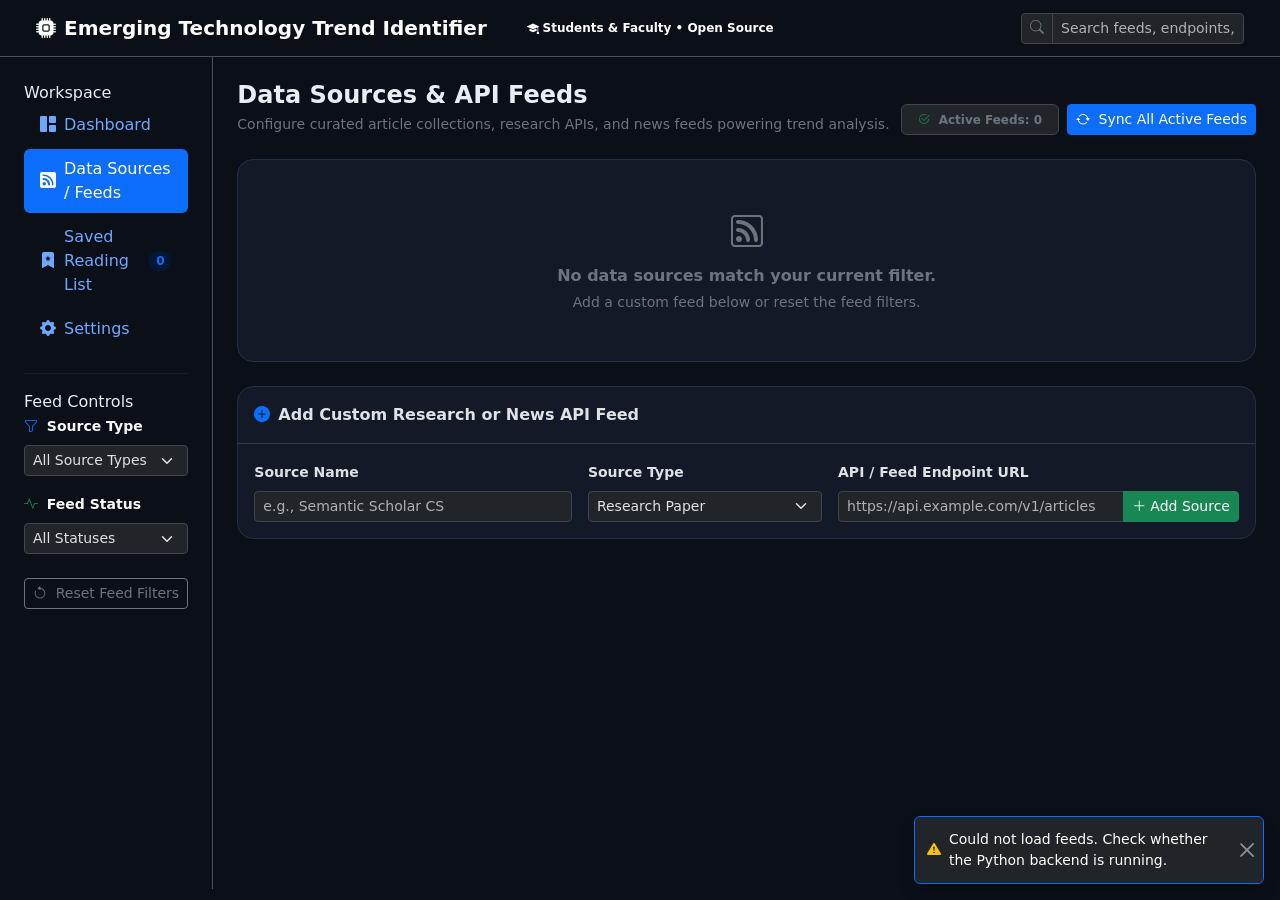
<file: Frontend/feed.html>
<!DOCTYPE html>
<html lang="en" data-bs-theme="dark">
<head>
    <meta charset="UTF-8">
    <meta name="viewport" content="width=device-width, initial-scale=1.0">
    <title>Data Sources &amp; API Feeds | Emerging Technology Trend Identifier</title>
    <!-- Bootstrap 5 CSS -->
    <link href="https://cdn.jsdelivr.net/npm/bootstrap@5.3.3/dist/css/bootstrap.min.css" rel="stylesheet">
    <!-- Bootstrap Icons -->
    <link rel="stylesheet" href="https://cdn.jsdelivr.net/npm/bootstrap-icons@1.11.3/font/bootstrap-icons.min.css">
    <!-- Custom Styles -->
    <link rel="stylesheet" href="style.css">
</head>
<body>

    <!-- TOP NAVIGATION BAR -->
    <nav class="navbar navbar-expand-lg border-bottom sticky-top top-navbar px-3 px-lg-4">
        <div class="container-fluid d-flex flex-wrap align-items-center justify-content-between gap-2">
            <!-- Brand & Academic Badge -->
            <div class="d-flex align-items-center gap-3">
                <a class="navbar-brand fw-bold d-flex align-items-center gap-2 mb-0" href="index.html">
                    <span class="brand-icon"><i class="bi bi-cpu-fill"></i></span>
                    <span>Emerging Technology Trend Identifier</span>
                </a>
                <span class="badge academic-badge d-none d-md-inline-flex align-items-center gap-1">
                    <i class="bi bi-mortarboard-fill"></i> Students &amp; Faculty • Open Source
                </span>
            </div>

            <!-- Feed Search Input -->
            <div class="search-wrapper flex-grow-1 flex-md-grow-0">
                <div class="input-group input-group-sm">
                    <span class="input-group-text bg-dark border-secondary-subtle text-secondary">
                        <i class="bi bi-search"></i>
                    </span>
                    <input
                        type="text"
                        id="feedSearchInput"
                        class="form-control bg-dark border-secondary-subtle"
                        placeholder="Search feeds, endpoints, or source types..."
                        aria-label="Search data sources and feeds"
                    >
                </div>
            </div>
        </div>
    </nav>

    <!-- MAIN SHELL -->
    <div class="container-fluid">
        <div class="row">

            <!-- LEFT SIDEBAR -->
            <aside class="col-lg-3 col-xl-2 border-end p-3 p-lg-4 sidebar-panel">
                <div class="mb-4">
                    <div class="sidebar-section-title">Workspace</div>
                    <ul class="nav nav-pills flex-column gap-1" id="sidebarNav">
                        <li class="nav-item">
                            <a class="nav-link d-flex align-items-center gap-2" href="index.html">
                                <i class="bi bi-grid-1x2-fill"></i> Dashboard
                            </a>
                        </li>
                        <li class="nav-item">
                            <a class="nav-link active d-flex align-items-center gap-2" href="feeds.html">
                                <i class="bi bi-rss-fill"></i> Data Sources / Feeds
                            </a>
                        </li>
                        <li class="nav-item">
                            <a class="nav-link d-flex align-items-center justify-content-between" href="saved.html">
                                <span class="d-flex align-items-center gap-2">
                                    <i class="bi bi-bookmark-star-fill"></i> Saved Reading List
                                </span>
                                <span class="badge rounded-pill bg-primary-subtle text-primary" id="navSavedBadge">0</span>
                            </a>
                        </li>
                        <li class="nav-item">
                            <a class="nav-link d-flex align-items-center gap-2" href="settings.html">
                                <i class="bi bi-gear-fill"></i> Settings
                            </a>
                        </li>
                    </ul>
                </div>

                <hr class="border-secondary-subtle">

                <!-- Feed Filters -->
                <div class="sidebar-section-title">Feed Controls</div>

                <div class="mb-3">
                    <label for="feedTypeFilter" class="form-label small fw-semibold text-light-emphasis">
                        <i class="bi bi-funnel me-1 text-primary"></i> Source Type
                    </label>
                    <select id="feedTypeFilter" class="form-select form-select-sm bg-dark border-secondary-subtle">
                        <option value="All">All Source Types</option>
                        <option value="Research Paper">Research Papers</option>
                        <option value="Tech News">Tech News</option>
                    </select>
                </div>

                <div class="mb-4">
                    <label for="feedStatusFilter" class="form-label small fw-semibold text-light-emphasis">
                        <i class="bi bi-activity me-1 text-success"></i> Feed Status
                    </label>
                    <select id="feedStatusFilter" class="form-select form-select-sm bg-dark border-secondary-subtle">
                        <option value="All">All Statuses</option>
                        <option value="Active">Active Only</option>
                        <option value="Paused">Paused Only</option>
                    </select>
                </div>

                <button id="resetFeedsFilterBtn" class="btn btn-outline-secondary btn-sm w-100">
                    <i class="bi bi-arrow-counterclockwise me-1"></i> Reset Feed Filters
                </button>
            </aside>

            <!-- MAIN CONTENT -->
            <main class="col-lg-9 col-xl-10 p-3 p-lg-4">

                <!-- Page Header -->
                <div class="d-flex flex-wrap justify-content-between align-items-end mb-4 gap-2">
                    <div>
                        <h2 class="fw-bold mb-1 fs-4">Data Sources &amp; API Feeds</h2>
                        <p class="text-secondary small mb-0">
                            Configure curated article collections, research APIs, and news feeds powering trend analysis.
                        </p>
                    </div>
                    <div class="d-flex flex-wrap align-items-center gap-2">
                        <span class="badge bg-dark border border-secondary-subtle text-secondary py-2 px-3">
                            <i class="bi bi-check2-circle text-success me-1"></i> Active Feeds: <strong id="activeFeedsCount">0</strong>
                        </span>
                        <button id="syncAllBtn" class="btn btn-primary btn-sm">
                            <i class="bi bi-arrow-repeat me-1"></i> Sync All Active Feeds
                        </button>
                    </div>
                </div>

                <!-- Feed Cards Grid -->
                <div class="row g-3 mb-4" id="feedsGrid">
                    <!-- Rendered dynamically via js/feeds.js -->
                </div>

                <!-- Add Custom Feed / Curated Source Card -->
                <div class="card dashboard-card">
                    <div class="card-header bg-transparent d-flex align-items-center gap-2 py-3">
                        <i class="bi bi-plus-circle-fill text-primary"></i>
                        <span class="fw-semibold">Add Custom Research or News API Feed</span>
                    </div>
                    <div class="card-body">
                        <form id="addFeedForm" class="row g-3">
                            <div class="col-md-4">
                                <label for="feedName" class="form-label small fw-semibold">Source Name</label>
                                <input
                                    type="text"
                                    id="feedName"
                                    class="form-control form-control-sm bg-dark border-secondary-subtle"
                                    placeholder="e.g., Semantic Scholar CS"
                                    required
                                >
                            </div>
                            <div class="col-md-3">
                                <label for="feedType" class="form-label small fw-semibold">Source Type</label>
                                <select id="feedType" class="form-select form-select-sm bg-dark border-secondary-subtle">
                                    <option value="Research Paper">Research Paper</option>
                                    <option value="Tech News">Tech News</option>
                                </select>
                            </div>
                            <div class="col-md-5">
                                <label for="feedUrl" class="form-label small fw-semibold">API / Feed Endpoint URL</label>
                                <div class="input-group input-group-sm">
                                    <input
                                        type="url"
                                        id="feedUrl"
                                        class="form-control bg-dark border-secondary-subtle"
                                        placeholder="https://api.example.com/v1/articles"
                                        required
                                    >
                                    <button type="submit" class="btn btn-success">
                                        <i class="bi bi-plus-lg me-1"></i>Add Source
                                    </button>
                                </div>
                            </div>
                        </form>
                    </div>
                </div>

            </main>
        </div>
    </div>

    <!-- Toast Notification -->
    <div class="toast-container position-fixed bottom-0 end-0 p-3">
        <div id="actionToast" class="toast align-items-center text-bg-dark border-primary" role="alert" aria-live="assertive" aria-atomic="true">
            <div class="d-flex">
                <div class="toast-body d-flex align-items-center gap-2" id="toastMessage">
                    <i class="bi bi-check-circle-fill text-success"></i>
                    <span>Action completed.</span>
                </div>
                <button type="button" class="btn-close btn-close-white me-2 m-auto" data-bs-dismiss="toast" aria-label="Close"></button>
            </div>
        </div>
    </div>

    <!-- Bootstrap 5 JS Bundle -->
    <script src="https://cdn.jsdelivr.net/npm/bootstrap@5.3.3/dist/js/bootstrap.bundle.min.js"></script>
    <!-- Shared State & Feed Logic -->
    <script src="js/shared.js"></script>
    <script src="js/feeds.js"></script>
</body>
</html>
</file>
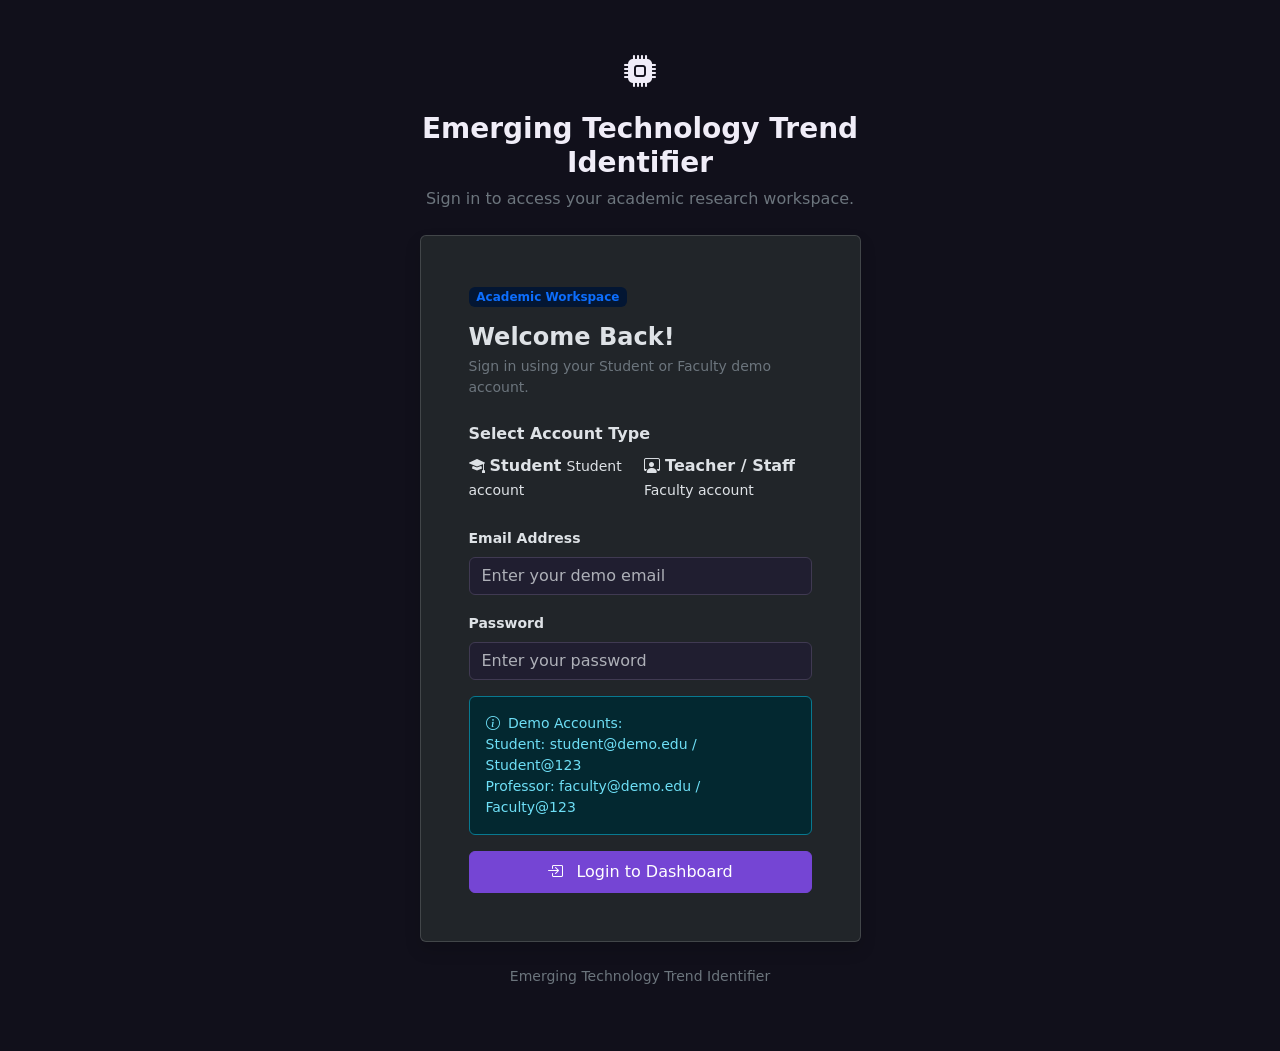
<file: Frontend/feeds.html>
<!DOCTYPE html>
<html lang="en" data-bs-theme="dark">
<head>
    <meta charset="UTF-8">
    <meta name="viewport" content="width=device-width, initial-scale=1.0">
    <title>Data Sources &amp; API Feeds | Emerging Technology Trend Identifier</title>
    <!-- Bootstrap 5 CSS -->
    <link href="https://cdn.jsdelivr.net/npm/bootstrap@5.3.3/dist/css/bootstrap.min.css" rel="stylesheet">
    <!-- Bootstrap Icons -->
    <link rel="stylesheet" href="https://cdn.jsdelivr.net/npm/bootstrap-icons@1.11.3/font/bootstrap-icons.min.css">
    <!-- Custom Styles -->
    <link rel="stylesheet" href="style.css">
    <link rel="stylesheet" href="dashboard-redesign.css">
    <script src="js/auth-guard.js"></script>
</head>
<body>

    <!-- TOP NAVIGATION BAR -->
    <nav class="navbar navbar-expand-lg border-bottom sticky-top top-navbar px-3 px-lg-4">
        <div class="container-fluid d-flex flex-wrap align-items-center justify-content-between gap-2">
            <!-- Brand & Academic Badge -->
            <div class="d-flex align-items-center gap-3">
                <a class="navbar-brand fw-bold d-flex align-items-center gap-2 mb-0" href="index.html">
                    <span class="brand-icon"><i class="bi bi-cpu-fill"></i></span>
                    <span>Emerging Technology Trend Identifier</span>
                </a>
                <span class="badge academic-badge d-none d-md-inline-flex align-items-center gap-1">
                    <i class="bi bi-mortarboard-fill"></i> Students &amp; Faculty • Open Source
                </span>
            </div>

            <!-- Feed Search Input -->
            <div class="search-wrapper flex-grow-1 flex-md-grow-0">
                <div class="input-group input-group-sm">
                    <span class="input-group-text bg-dark border-secondary-subtle text-secondary">
                        <i class="bi bi-search"></i>
                    </span>
                    <input
                        type="text"
                        id="feedSearchInput"
                        class="form-control bg-dark border-secondary-subtle"
                        placeholder="Search feeds, endpoints, or source types..."
                        aria-label="Search data sources and feeds"
                    >
                </div>
            </div>
        </div>
    </nav>

    <!-- MAIN SHELL -->
    <div class="container-fluid">
        <div class="row">

            <!-- LEFT SIDEBAR -->
            <aside class="col-lg-3 col-xl-2 border-end p-3 p-lg-4 sidebar-panel">
                <div class="mb-4">
                    <div class="sidebar-section-title">Workspace</div>
                    <ul class="nav nav-pills flex-column gap-1" id="sidebarNav">
                        <li class="nav-item">
                            <a class="nav-link d-flex align-items-center gap-2" href="index.html">
                                <i class="bi bi-grid-1x2-fill"></i> Dashboard
                            </a>
                        </li>
                        <li class="nav-item">
                            <a class="nav-link active d-flex align-items-center gap-2" href="feeds.html">
                                <i class="bi bi-rss-fill"></i> Data Sources / Feeds
                            </a>
                        </li>
                        <li class="nav-item">
                            <a class="nav-link d-flex align-items-center justify-content-between" href="saved.html">
                                <span class="d-flex align-items-center gap-2">
                                    <i class="bi bi-bookmark-star-fill"></i> Saved Reading List
                                </span>
                                <span class="badge rounded-pill bg-primary-subtle text-primary" id="navSavedBadge">0</span>
                            </a>
                        </li>
                        <li class="nav-item">
                            <a class="nav-link d-flex align-items-center gap-2" href="settings.html">
                                <i class="bi bi-gear-fill"></i> Settings
                            </a>
                        </li>
                    </ul>
                </div>

                <hr class="border-secondary-subtle">

                <!-- Feed Filters -->
                <div class="sidebar-section-title">Feed Controls</div>

                <div class="mb-3">
                    <label for="feedTypeFilter" class="form-label small fw-semibold text-light-emphasis">
                        <i class="bi bi-funnel me-1 text-primary"></i> Source Type
                    </label>
                    <select id="feedTypeFilter" class="form-select form-select-sm bg-dark border-secondary-subtle">
                        <option value="All">All Source Types</option>
                        <option value="Research Paper">Research Papers</option>
                        <option value="Tech News">Tech News</option>
                    </select>
                </div>

                <div class="mb-4">
                    <label for="feedStatusFilter" class="form-label small fw-semibold text-light-emphasis">
                        <i class="bi bi-activity me-1 text-success"></i> Feed Status
                    </label>
                    <select id="feedStatusFilter" class="form-select form-select-sm bg-dark border-secondary-subtle">
                        <option value="All">All Statuses</option>
                        <option value="Active">Active Only</option>
                        <option value="Paused">Paused Only</option>
                    </select>
                </div>

                <button id="resetFeedsFilterBtn" class="btn btn-outline-secondary btn-sm w-100">
                    <i class="bi bi-arrow-counterclockwise me-1"></i> Reset Feed Filters
                </button>
            </aside>

            <!-- MAIN CONTENT -->
            <main class="col-lg-9 col-xl-10 p-3 p-lg-4">

                <!-- Page Header -->
                <div class="d-flex flex-wrap justify-content-between align-items-end mb-4 gap-2">
                    <div>
                        <h2 class="fw-bold mb-1 fs-4">Data Sources &amp; API Feeds</h2>
                        <p class="text-secondary small mb-0">
                            Configure curated article collections, research APIs, and news feeds powering trend analysis.
                        </p>
                    </div>
                    <div class="d-flex flex-wrap align-items-center gap-2">
                        <span class="badge bg-dark border border-secondary-subtle text-secondary py-2 px-3">
                            <i class="bi bi-check2-circle text-success me-1"></i> Active Feeds: <strong id="activeFeedsCount">0</strong>
                        </span>
                        <button id="syncAllBtn" class="btn btn-primary btn-sm">
                            <i class="bi bi-arrow-repeat me-1"></i> Sync All Active Feeds
                        </button>
                    </div>
                </div>

                <!-- Feed Cards Grid -->
                <div class="row g-3 mb-4" id="feedsGrid">
                    <!-- Rendered dynamically via js/feeds.js -->
                </div>

                <!-- Add Custom Feed / Curated Source Card -->
                <div class="card dashboard-card">
                    <div class="card-header bg-transparent d-flex align-items-center gap-2 py-3">
                        <i class="bi bi-plus-circle-fill text-primary"></i>
                        <span class="fw-semibold">Add Custom Research or News API Feed</span>
                    </div>
                    <div class="card-body">
                        <form id="addFeedForm" class="row g-3">
                            <div class="col-md-4">
                                <label for="feedName" class="form-label small fw-semibold">Source Name</label>
                                <input
                                    type="text"
                                    id="feedName"
                                    class="form-control form-control-sm bg-dark border-secondary-subtle"
                                    placeholder="e.g., Semantic Scholar CS"
                                    required
                                >
                            </div>
                            <div class="col-md-3">
                                <label for="feedType" class="form-label small fw-semibold">Source Type</label>
                                <select id="feedType" class="form-select form-select-sm bg-dark border-secondary-subtle">
                                    <option value="Research Paper">Research Paper</option>
                                    <option value="Tech News">Tech News</option>
                                </select>
                            </div>
                            <div class="col-md-5">
                                <label for="feedUrl" class="form-label small fw-semibold">API / Feed Endpoint URL</label>
                                <div class="input-group input-group-sm">
                                    <input
                                        type="url"
                                        id="feedUrl"
                                        class="form-control bg-dark border-secondary-subtle"
                                        placeholder="https://api.example.com/v1/articles"
                                        required
                                    >
                                    <button type="submit" class="btn btn-success">
                                        <i class="bi bi-plus-lg me-1"></i>Add Source
                                    </button>
                                </div>
                            </div>
                        </form>
                    </div>
                </div>

            </main>
        </div>
    </div>

    <!-- Toast Notification -->
    <div class="toast-container position-fixed bottom-0 end-0 p-3">
        <div id="actionToast" class="toast align-items-center text-bg-dark border-primary" role="alert" aria-live="assertive" aria-atomic="true">
            <div class="d-flex">
                <div class="toast-body d-flex align-items-center gap-2" id="toastMessage">
                    <i class="bi bi-check-circle-fill text-success"></i>
                    <span>Action completed.</span>
                </div>
                <button type="button" class="btn-close btn-close-white me-2 m-auto" data-bs-dismiss="toast" aria-label="Close"></button>
            </div>
        </div>
    </div>

    <!-- Bootstrap 5 JS Bundle -->
    <script src="https://cdn.jsdelivr.net/npm/bootstrap@5.3.3/dist/js/bootstrap.bundle.min.js"></script>
    <!-- Shared State & Feed Logic -->
    <script src="js/shared.js"></script>
    <script src="js/feeds.js"></script>
</body>
</html>
</file>
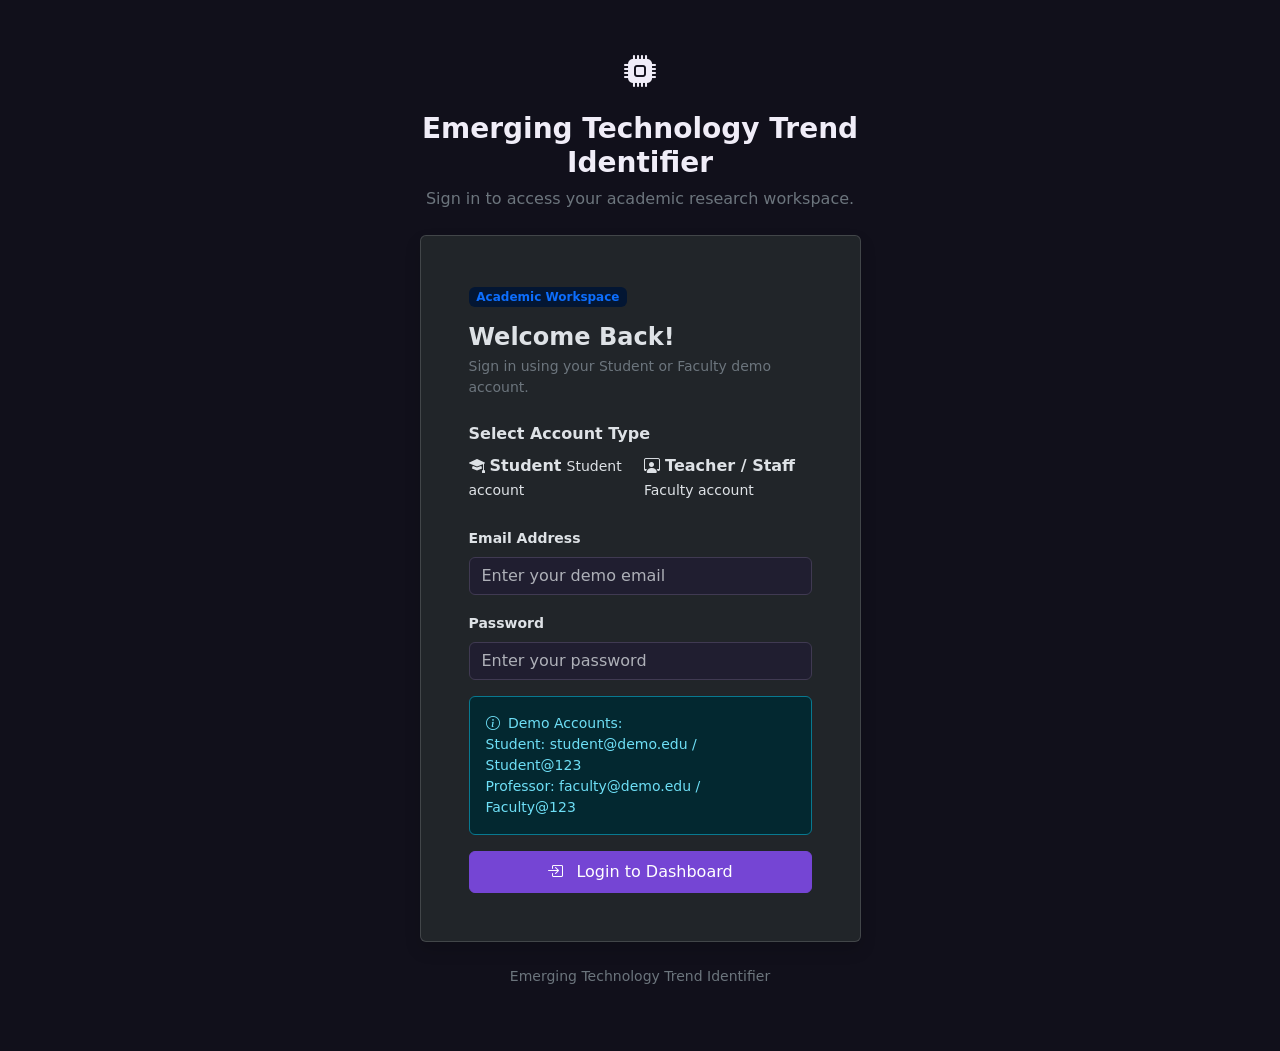
<file: Frontend/login.html>
<!DOCTYPE html>
<html lang="en" data-bs-theme="dark">
<head>
    <meta charset="UTF-8">
    <meta name="viewport" content="width=device-width, initial-scale=1.0">
    <title>Login | Emerging Technology Trend Identifier</title>

    <link href="https://cdn.jsdelivr.net/npm/bootstrap@5.3.3/dist/css/bootstrap.min.css" rel="stylesheet">
    <link rel="stylesheet" href="https://cdn.jsdelivr.net/npm/bootstrap-icons@1.11.3/font/bootstrap-icons.min.css">
    <link rel="stylesheet" href="style.css">
    <link rel="stylesheet" href="dashboard-redesign.css">
</head>

<body class="min-vh-100 d-flex align-items-center justify-content-center">

    <main class="container py-5">
        <div class="row justify-content-center">
            <div class="col-12 col-md-8 col-lg-5">

                <div class="text-center mb-4">
                    <span class="brand-icon fs-2">
                        <i class="bi bi-cpu-fill"></i>
                    </span>

                    <h3 class="fw-bold mt-3">
                        Emerging Technology Trend Identifier
                    </h3>

                    <p class="text-secondary">
                        Sign in to access your academic research workspace.
                    </p>
                </div>

                <div class="card login-modal-content shadow">
                    <div class="card-body p-4 p-md-5">

                        <span class="badge bg-primary-subtle text-primary mb-3">
                            Academic Workspace
                        </span>

                        <h4 class="fw-bold mb-1">Welcome Back!</h4>
                        <p class="text-secondary small mb-4">
                            Sign in using your Student or Faculty demo account.
                        </p>

                        <form id="loginForm">

                            <label class="form-label fw-semibold">
                                Select Account Type
                            </label>

                            <div class="row g-2 mb-4">
                                <div class="col-6">
                                    <input type="radio" class="btn-check"
                                           name="loginRole" id="loginStudent"
                                           value="student" checked>

                                    <label class="login-role-card w-100"
                                           for="loginStudent">
                                        <i class="bi bi-mortarboard-fill"></i>
                                        <strong>Student</strong>
                                        <small>Student account</small>
                                    </label>
                                </div>

                                <div class="col-6">
                                    <input type="radio" class="btn-check"
                                           name="loginRole" id="loginStaff"
                                           value="staff">

                                    <label class="login-role-card w-100"
                                           for="loginStaff">
                                        <i class="bi bi-person-workspace"></i>
                                        <strong>Teacher / Staff</strong>
                                        <small>Faculty account</small>
                                    </label>
                                </div>
                            </div>

                            <div class="mb-3">
                                <label for="loginIdentifier"
                                       class="form-label small fw-semibold">
                                    Email Address
                                </label>

                                <input type="email" class="form-control"
                                       id="loginIdentifier"
                                       placeholder="Enter your demo email"
                                       autocomplete="username" required>
                            </div>

                            <div class="mb-3">
                                <label for="loginPassword"
                                       class="form-label small fw-semibold">
                                    Password
                                </label>

                                <input type="password" class="form-control"
                                       id="loginPassword"
                                       placeholder="Enter your password"
                                       autocomplete="current-password" required>
                            </div>

                            <div class="alert alert-info small">
                                <i class="bi bi-info-circle me-1"></i>
                                Demo Accounts:
                                <br>
                                Student: student@demo.edu / Student@123
                                <br>
                                Professor: faculty@demo.edu / Faculty@123
                            </div>

                            <div id="loginError"
                                 class="alert alert-danger small"
                                 role="alert" hidden></div>

                            <button type="submit"
                                    class="btn btn-primary w-100 py-2">
                                <i class="bi bi-box-arrow-in-right me-2"></i>
                                Login to Dashboard
                            </button>

                        </form>
                    </div>
                </div>

                <p class="text-secondary small text-center mt-4">
                    Emerging Technology Trend Identifier
                </p>

            </div>
        </div>
    </main>

    <script src="js/shared.js"></script>
    <script src="js/login.js"></script>

</body>
</html>
</file>
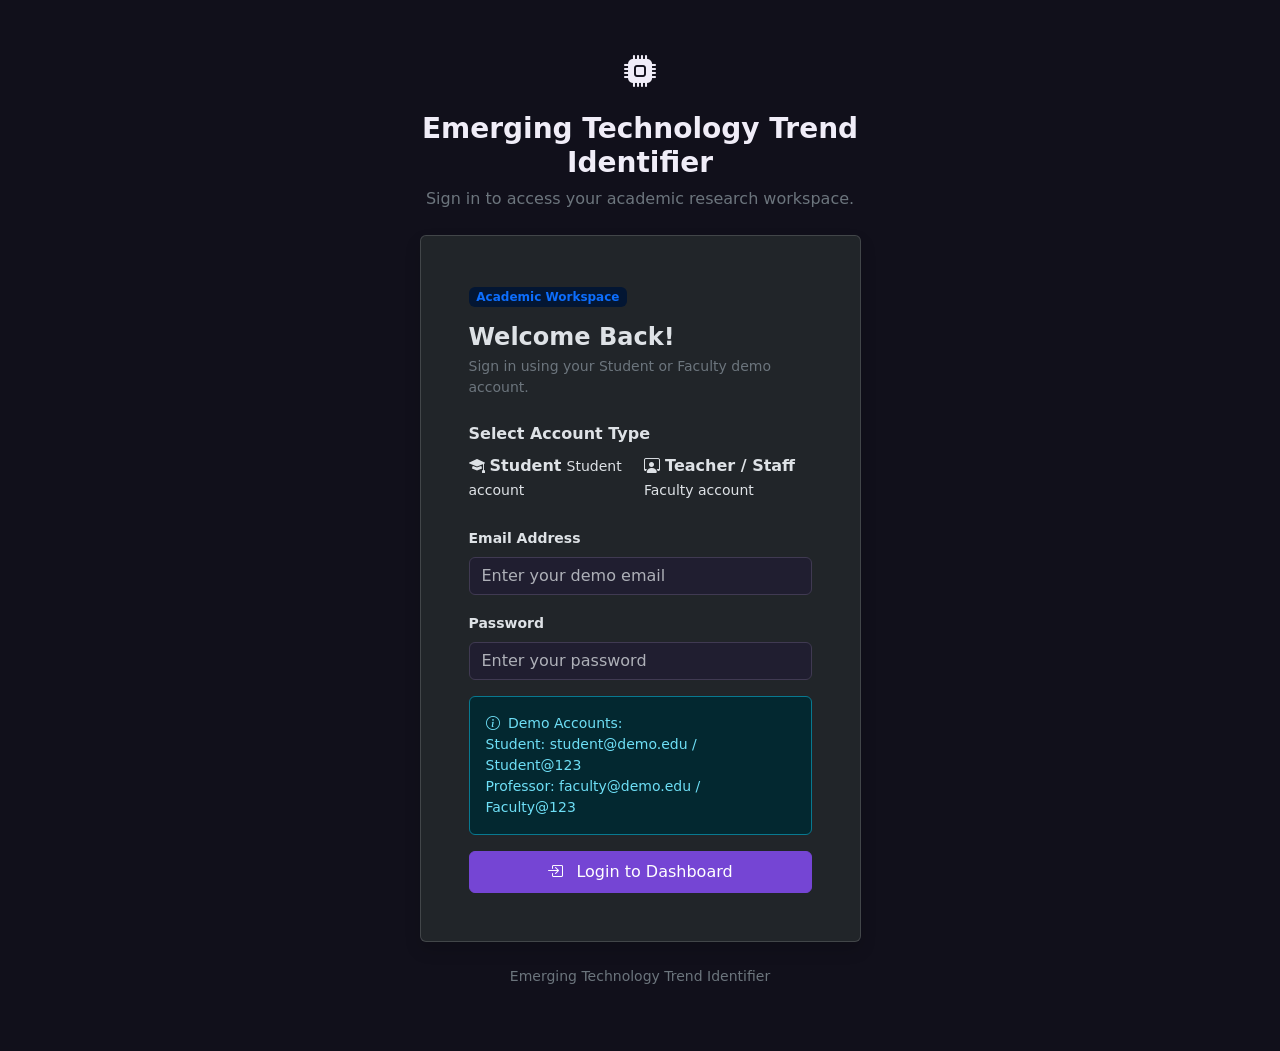
<file: Frontend/saved.html>
<!DOCTYPE html>
<html lang="en" data-bs-theme="dark">
<head>
    <meta charset="UTF-8">
    <meta name="viewport" content="width=device-width, initial-scale=1.0">
    <title>Saved Reading List &amp; Citations | Emerging Technology Trend Identifier</title>
    <!-- Bootstrap 5 CSS -->
    <link href="https://cdn.jsdelivr.net/npm/bootstrap@5.3.3/dist/css/bootstrap.min.css" rel="stylesheet">
    <!-- Bootstrap Icons -->
    <link rel="stylesheet" href="https://cdn.jsdelivr.net/npm/bootstrap-icons@1.11.3/font/bootstrap-icons.min.css">
    <!-- Custom Styles -->
    <link rel="stylesheet" href="style.css">
    <link rel="stylesheet" href="dashboard-redesign.css">
    <script src="js/auth-guard.js"></script>
</head>
<body>

    <!-- TOP NAVIGATION BAR -->
    <nav class="navbar navbar-expand-lg border-bottom sticky-top top-navbar px-3 px-lg-4">
        <div class="container-fluid d-flex flex-wrap align-items-center justify-content-between gap-2">
            <div class="d-flex align-items-center gap-3">
                <a class="navbar-brand fw-bold d-flex align-items-center gap-2 mb-0" href="index.html">
                    <span class="brand-icon"><i class="bi bi-cpu-fill"></i></span>
                    <span>Emerging Technology Trend Identifier</span>
                </a>
                <span class="badge academic-badge d-none d-md-inline-flex align-items-center gap-1">
                    <i class="bi bi-mortarboard-fill"></i> Students &amp; Faculty • Open Source
                </span>
            </div>

            <!-- Search Saved Reading List -->
            <div class="search-wrapper flex-grow-1 flex-md-grow-0">
                <div class="input-group input-group-sm">
                    <span class="input-group-text bg-dark border-secondary-subtle text-secondary">
                        <i class="bi bi-search"></i>
                    </span>
                    <input
                        type="text"
                        id="savedSearchInput"
                        class="form-control bg-dark border-secondary-subtle"
                        placeholder="Search saved titles, authors, or tags..."
                        aria-label="Search saved articles"
                    >
                </div>
            </div>
        </div>
    </nav>

    <!-- MAIN SHELL -->
    <div class="container-fluid">
        <div class="row">

            <!-- LEFT SIDEBAR -->
            <aside class="col-lg-3 col-xl-2 border-end p-3 p-lg-4 sidebar-panel">
                <div class="mb-4">
                    <div class="sidebar-section-title">Workspace</div>
                    <ul class="nav nav-pills flex-column gap-1" id="sidebarNav">
                        <li class="nav-item">
                            <a class="nav-link d-flex align-items-center gap-2" href="index.html">
                                <i class="bi bi-grid-1x2-fill"></i> Dashboard
                            </a>
                        </li>
                        <li class="nav-item">
                            <a class="nav-link d-flex align-items-center gap-2" href="feeds.html">
                                <i class="bi bi-rss-fill"></i> Data Sources / Feeds
                            </a>
                        </li>
                        <li class="nav-item">
                            <a class="nav-link active d-flex align-items-center justify-content-between" href="saved.html">
                                <span class="d-flex align-items-center gap-2">
                                    <i class="bi bi-bookmark-star-fill"></i> Saved Reading List
                                </span>
                                <span class="badge rounded-pill bg-primary-subtle text-primary" id="navSavedBadge">0</span>
                            </a>
                        </li>
                        <li class="nav-item">
                            <a class="nav-link d-flex align-items-center gap-2" href="settings.html">
                                <i class="bi bi-gear-fill"></i> Settings
                            </a>
                        </li>
                    </ul>
                </div>

                <hr class="border-secondary-subtle">

                <!-- Reading List Filters -->
                <div class="sidebar-section-title">Reading List Filters</div>

                <div class="mb-3">
                    <label for="savedCategoryFilter" class="form-label small fw-semibold text-light-emphasis">
                        <i class="bi bi-folder2-open me-1 text-primary"></i> Topic Category
                    </label>
                    <select id="savedCategoryFilter" class="form-select form-select-sm bg-dark border-secondary-subtle">
                        <option value="All">All Topics</option>
                        <option value="AI & Machine Learning">AI &amp; Machine Learning</option>
                        <option value="Quantum Computing">Quantum Computing</option>
                        <option value="Cybersecurity">Cybersecurity</option>
                        <option value="Edge & Hardware Systems">Edge &amp; Hardware Systems</option>
                    </select>
                </div>

                <div class="mb-4">
                    <label for="citationFormatSelect" class="form-label small fw-semibold text-light-emphasis">
                        <i class="bi bi-quote me-1 text-info"></i> Citation Format
                    </label>
                    <select id="citationFormatSelect" class="form-select form-select-sm bg-dark border-secondary-subtle">
                        <option value="APA" selected>APA Style</option>
                        <option value="IEEE">IEEE Style</option>
                        <option value="BibTeX">BibTeX Entry</option>
                    </select>
                </div>

                <button id="clearAllSavedBtn" class="btn btn-outline-danger btn-sm w-100">
                    <i class="bi bi-trash3 me-1"></i> Clear Saved List
                </button>
            </aside>

            <!-- MAIN CONTENT -->
            <main class="col-lg-9 col-xl-10 p-3 p-lg-4">

                <!-- Page Header -->
                <div class="d-flex flex-wrap justify-content-between align-items-end mb-4 gap-2">
                    <div>
                        <h2 class="fw-bold mb-1 fs-4">Saved Reading List &amp; Citations</h2>
                        <p class="text-secondary small mb-0">
                            Review bookmarked research papers and tech news, copy formatted citations, or export notes for seminars.
                        </p>
                    </div>
                    <div class="d-flex flex-wrap align-items-center gap-2">
                        <span class="badge bg-dark border border-secondary-subtle text-secondary py-2 px-3">
                            <i class="bi bi-bookmarks text-warning me-1"></i> Saved Items: <strong id="savedCountBadge">0</strong>
                        </span>
                        <button id="exportCsvBtn" class="btn btn-primary btn-sm">
                            <i class="bi bi-download me-1"></i> Export CSV
                        </button>
                    </div>
                </div>

                <!-- Bookmarked Articles Container -->
                <div class="card dashboard-card">
                    <div class="card-header bg-transparent d-flex justify-content-between align-items-center py-3">
                        <span class="fw-semibold">
                            <i class="bi bi-journal-bookmark-fill text-warning me-2"></i>Bookmarked Articles &amp; Summaries
                        </span>
                        <span class="text-secondary small" id="savedFilteredLabel">Showing 0 items</span>
                    </div>
                    <div class="card-body" id="savedArticlesContainer">
                        <!-- Rendered dynamically via js/saved.js -->
                    </div>
                </div>

            </main>
        </div>
    </div>

    <!-- Toast Notification -->
    <div class="toast-container position-fixed bottom-0 end-0 p-3">
        <div id="actionToast" class="toast align-items-center text-bg-dark border-primary" role="alert" aria-live="assertive" aria-atomic="true">
            <div class="d-flex">
                <div class="toast-body d-flex align-items-center gap-2" id="toastMessage">
                    <i class="bi bi-check-circle-fill text-success"></i>
                    <span>Action completed.</span>
                </div>
                <button type="button" class="btn-close btn-close-white me-2 m-auto" data-bs-dismiss="toast" aria-label="Close"></button>
            </div>
        </div>
    </div>

    <!-- Bootstrap 5 JS Bundle -->
    <script src="https://cdn.jsdelivr.net/npm/bootstrap@5.3.3/dist/js/bootstrap.bundle.min.js"></script>
    <!-- Shared State & Page Logic -->
    <script src="js/shared.js"></script>
    <script src="js/saved.js"></script>
</body>
</html>
</file>
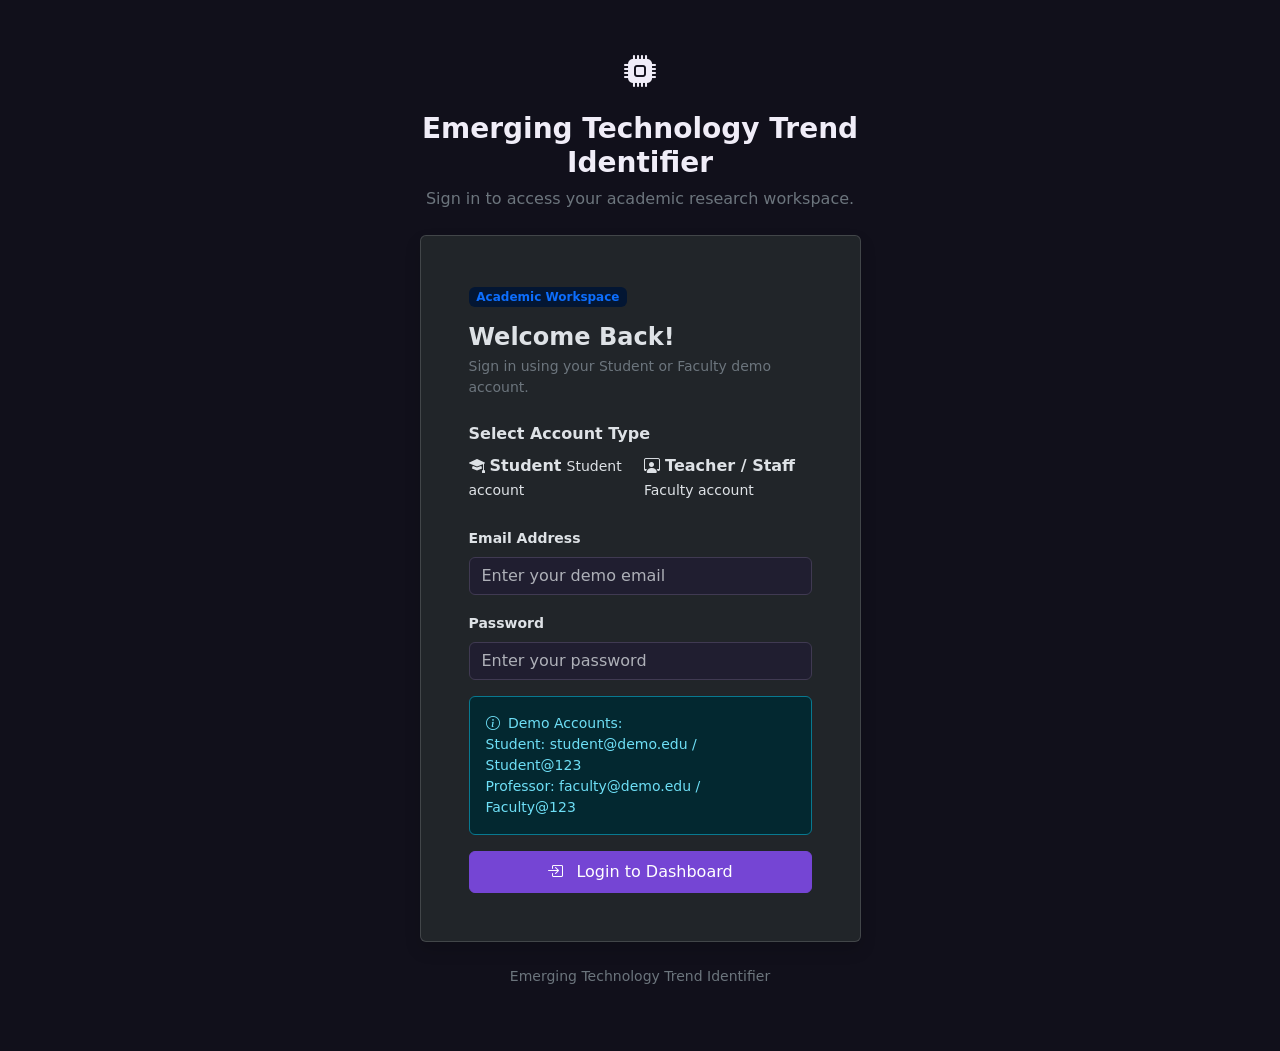
<file: Frontend/settings.html>
<!DOCTYPE html>
<html lang="en" data-bs-theme="dark">
<head>
    <meta charset="UTF-8">
    <meta name="viewport" content="width=device-width, initial-scale=1.0">
    <title>Settings | Emerging Technology Trend Identifier</title>

    <link href="https://cdn.jsdelivr.net/npm/bootstrap@5.3.3/dist/css/bootstrap.min.css" rel="stylesheet">
    <link rel="stylesheet" href="https://cdn.jsdelivr.net/npm/bootstrap-icons@1.11.3/font/bootstrap-icons.min.css">
    <link rel="stylesheet" href="style.css">
    <link rel="stylesheet" href="dashboard-redesign.css">
    <script src="js/auth-guard.js"></script>
</head>
<body>

    <!-- TOP NAVIGATION BAR -->
    <nav class="navbar navbar-expand-lg border-bottom sticky-top top-navbar px-3 px-lg-4">
        <div class="container-fluid d-flex flex-wrap align-items-center justify-content-between gap-2">
            <div class="d-flex align-items-center gap-3">
                <a class="navbar-brand fw-bold d-flex align-items-center gap-2 mb-0" href="index.html">
                    <span class="brand-icon"><i class="bi bi-cpu-fill"></i></span>
                    <span>Emerging Technology Trend Identifier</span>
                </a>
                <span class="badge academic-badge d-none d-md-inline-flex align-items-center gap-1">
                    <i class="bi bi-mortarboard-fill"></i> Students &amp; Faculty • Open Source
                </span>
            </div>
        </div>
    </nav>

    <!-- MAIN SHELL -->
    <div class="container-fluid">
        <div class="row">

            <!-- LEFT SIDEBAR -->
            <aside class="col-lg-3 col-xl-2 border-end p-3 p-lg-4 sidebar-panel">
                <div class="mb-4">
                    <div class="sidebar-section-title">Workspace</div>
                    <ul class="nav nav-pills flex-column gap-1" id="sidebarNav">
                        <li class="nav-item">
                            <a class="nav-link d-flex align-items-center gap-2" href="index.html">
                                <i class="bi bi-grid-1x2-fill"></i> Dashboard
                            </a>
                        </li>
                        <li class="nav-item">
                            <a class="nav-link d-flex align-items-center gap-2" href="feeds.html">
                                <i class="bi bi-rss-fill"></i> Data Sources / Feeds
                            </a>
                        </li>
                        <li class="nav-item">
                            <a class="nav-link d-flex align-items-center justify-content-between" href="saved.html">
                                <span class="d-flex align-items-center gap-2">
                                    <i class="bi bi-bookmark-star-fill"></i> Saved Reading List
                                </span>
                                <span class="badge rounded-pill bg-primary-subtle text-primary" id="navSavedBadge">0</span>
                            </a>
                        </li>
                        <li class="nav-item">
                            <a class="nav-link active d-flex align-items-center gap-2" href="settings.html">
                                <i class="bi bi-gear-fill"></i> Settings
                            </a>
                        </li>
                    </ul>
                </div>

                <hr class="border-secondary-subtle">

                <div class="sidebar-section-title">About</div>
                <p class="text-secondary small mb-0">
                    Personalize your theme, layout density, and default research browsing filters.
                </p>
            </aside>

            <!-- MAIN CONTENT -->
            <main class="col-lg-9 col-xl-10 p-3 p-lg-4 settings-main">

                <!-- SETTINGS HEADER -->
                <div class="settings-page-header mb-4">
                    <div class="d-flex flex-wrap justify-content-between align-items-center gap-3">
                        <div>
                            <div class="d-flex align-items-center gap-2 mb-2">
                                <span class="badge bg-primary-subtle text-primary">
                                    <i class="bi bi-gear-fill me-1"></i> Preferences
                                </span>
                                <span class="small text-secondary">Personal workspace</span>
                            </div>
                            <h2 class="fw-bold mb-2">Settings</h2>
                            <p class="text-secondary mb-0">
                                Customize your research experience, manage preferences
                                and control how you explore emerging technologies.
                            </p>
                        </div>

                        <!-- HEADER ACCOUNT AREA -->
                        <div class="d-flex align-items-center gap-3">
                            <button type="button"
                                    id="headerLoginBtn"
                                    class="btn btn-primary px-4"
                                    data-bs-toggle="modal"
                                    data-bs-target="#loginModal">
                                <i class="bi bi-box-arrow-in-right me-2"></i>Login
                            </button>

                            <div class="dropdown" id="headerProfileMenu" hidden>
                                <button class="btn btn-outline-primary dropdown-toggle d-flex align-items-center gap-2"
                                        type="button"
                                        id="profileDropdownButton"
                                        data-bs-toggle="dropdown"
                                        aria-expanded="false">
                                    <i class="bi bi-person-circle fs-5"></i>
                                    <span id="headerProfileName">Demo User</span>
                                </button>

                                <ul class="dropdown-menu dropdown-menu-end shadow" aria-labelledby="profileDropdownButton">
                                    <li class="px-3 py-2">
                                        <div class="fw-semibold" id="dropdownProfileName">Demo User</div>
                                        <small class="text-secondary" id="dropdownProfileEmail">user@demo.edu</small>
                                        <div class="mt-1">
                                            <span class="badge bg-primary-subtle text-primary" id="dropdownProfileRole">Student</span>
                                        </div>
                                    </li>
                                    <li><hr class="dropdown-divider"></li>
                                    <li>
                                        <button class="dropdown-item" type="button" id="viewProfileBtn">
                                            <i class="bi bi-person-lines-fill me-2"></i>View Profile
                                        </button>
                                    </li>
                                    <li>
                                        <button class="dropdown-item text-danger" type="button" id="logoutBtn">
                                            <i class="bi bi-box-arrow-right me-2"></i>Logout
                                        </button>
                                    </li>
                                </ul>
                            </div>

                            <div class="settings-header-icon">
                                <i class="bi bi-sliders2"></i>
                            </div>
                        </div>
                    </div>
                </div>

                <!-- EXISTING SETTINGS FORM -->
                <form id="settingsForm" class="row g-4">

                    <!-- 1. UI THEME & DISPLAY SETTINGS -->
                    <div class="col-lg-6">
                        <div class="card dashboard-card h-100">
                            <div class="card-header bg-transparent d-flex align-items-center gap-2 py-3">
                                <i class="bi bi-palette-fill text-primary"></i>
                                <span class="fw-semibold">Theme &amp; Display</span>
                            </div>
                            <div class="card-body">
                                <div class="mb-3">
                                    <label class="form-label small fw-semibold d-block">Color Theme</label>
                                    <div class="btn-group btn-group-sm w-100" role="group" aria-label="Color theme">
                                        <input type="radio" class="btn-check" name="uiTheme" id="themeDark" value="dark" checked>
                                        <label class="btn btn-outline-secondary" for="themeDark">
                                            <i class="bi bi-moon-stars-fill me-1"></i>Dark Academic
                                        </label>

                                        <input type="radio" class="btn-check" name="uiTheme" id="themeLight" value="light">
                                        <label class="btn btn-outline-secondary" for="themeLight">
                                            <i class="bi bi-sun-fill me-1"></i>Light Clean
                                        </label>
                                    </div>
                                </div>

                                <div class="mb-3">
                                    <label for="cardDensity" class="form-label small fw-semibold">Card Layout Density</label>
                                    <select id="cardDensity" class="form-select form-select-sm">
                                        <option value="comfortable">Comfortable (Spacious)</option>
                                        <option value="compact">Compact (More items per view)</option>
                                    </select>
                                </div>

                                <div class="form-check form-switch mb-2">
                                    <input class="form-check-input" type="checkbox" id="showSummariesByDefault" checked>
                                    <label class="form-check-label small" for="showSummariesByDefault">
                                        Show article summaries in feed cards
                                    </label>
                                </div>

                                <div class="form-check form-switch mb-0">
                                    <input class="form-check-input" type="checkbox" id="enableChartAnimations" checked>
                                    <label class="form-check-label small" for="enableChartAnimations">
                                        Enable smooth chart animations
                                    </label>
                                </div>
                            </div>
                        </div>
                    </div>

                    <!-- 2. DEFAULT BROWSING & CITATION PREFERENCES -->
                    <div class="col-lg-6">
                        <div class="card dashboard-card h-100">
                            <div class="card-header bg-transparent d-flex align-items-center gap-2 py-3">
                                <i class="bi bi-sliders text-info"></i>
                                <span class="fw-semibold">Default Browsing &amp; Citations</span>
                            </div>
                            <div class="card-body">
                                <div class="mb-3">
                                    <label for="defaultCategory" class="form-label small fw-semibold">Default Topic Category</label>
                                    <select id="defaultCategory" class="form-select form-select-sm">
                                        <option value="All">All Topics</option>
                                        <option value="AI & Machine Learning">AI &amp; Machine Learning</option>
                                        <option value="Quantum Computing">Quantum Computing</option>
                                        <option value="Cybersecurity">Cybersecurity</option>
                                        <option value="Edge & Hardware Systems">Edge &amp; Hardware Systems</option>
                                    </select>
                                </div>

                                <div class="mb-3">
                                    <label for="defaultTimePeriod" class="form-label small fw-semibold">Default Time Window</label>
                                    <select id="defaultTimePeriod" class="form-select form-select-sm">
                                        <option value="all">All Time</option>
                                        <option value="90">Last 3 Months</option>
                                        <option value="30">Last 30 Days</option>
                                        <option value="7">Last 7 Days</option>
                                    </select>
                                </div>

                                <div class="mb-0">
                                    <label for="defaultCitationStyle" class="form-label small fw-semibold">Preferred Citation Style</label>
                                    <select id="defaultCitationStyle" class="form-select form-select-sm">
                                        <option value="APA">APA Style</option>
                                        <option value="IEEE">IEEE Style</option>
                                        <option value="BibTeX">BibTeX Entry</option>
                                    </select>
                                </div>
                            </div>
                        </div>
                    </div>

                    <!-- ACTION BUTTONS -->
                    <div class="col-12 d-flex flex-wrap gap-2">
                        <button type="submit" class="btn btn-primary btn-sm px-4">
                            <i class="bi bi-check2-circle me-1"></i>Save Preferences
                        </button>
                        <button type="button" id="resetDefaultsBtn" class="btn btn-outline-secondary btn-sm">
                            <i class="bi bi-arrow-counterclockwise me-1"></i>Reset to Defaults
                        </button>
                    </div>
                </form>
            </main>
        </div>
    </div>

    <!-- LOGIN MODAL -->
    <div class="modal fade" id="loginModal" tabindex="-1" aria-labelledby="loginModalLabel" aria-hidden="true">
        <div class="modal-dialog modal-dialog-centered">
            <div class="modal-content login-modal-content">
                <div class="modal-header border-0 pb-0">
                    <div>
                        <span class="badge bg-primary-subtle text-primary mb-2">Academic Workspace</span>
                        <h4 class="modal-title fw-bold" id="loginModalLabel">Welcome Back!</h4>
                        <p class="text-secondary small mb-0">Sign in to access your research profile.</p>
                    </div>
                    <button type="button" class="btn-close" data-bs-dismiss="modal" aria-label="Close"></button>
                </div>

                <div class="modal-body p-4">
                    <label class="form-label fw-semibold">Select Account Type</label>

                    <div class="row g-2 mb-4">
                        <div class="col-6">
                            <input type="radio" class="btn-check" name="loginRole" id="loginStudent" value="student" checked>
                            <label class="login-role-card w-100" for="loginStudent">
                                <i class="bi bi-mortarboard-fill"></i>
                                <strong>Student</strong>
                                <small>Student account</small>
                            </label>
                        </div>
                        <div class="col-6">
                            <input type="radio" class="btn-check" name="loginRole" id="loginStaff" value="staff">
                            <label class="login-role-card w-100" for="loginStaff">
                                <i class="bi bi-person-workspace"></i>
                                <strong>Teacher / Staff</strong>
                                <small>Faculty account</small>
                            </label>
                        </div>
                    </div>

                    <form id="loginForm">
                        <div class="mb-3">
                            <label for="loginIdentifier" class="form-label small fw-semibold">Email Address</label>
                            <input type="email" class="form-control" id="loginIdentifier"
                                   placeholder="Enter your demo email" autocomplete="username" required>
                        </div>

                        <div class="mb-3">
                            <label for="loginPassword" class="form-label small fw-semibold">Password</label>
                            <input type="password" class="form-control" id="loginPassword"
                                   placeholder="Enter your password" autocomplete="current-password" required>
                        </div>

                        <div class="alert alert-info small mb-3">
                            <i class="bi bi-info-circle me-1"></i>
                            Use one of the two demo accounts supplied with this project.
                            Student: student@demo.edu/Student@123
                            <br>
                            Professor: faculty@demo.edu/Faculty@123
                        </div>

                        <div id="loginError" class="alert alert-danger small py-2" role="alert" hidden></div>

                        <button type="submit" class="btn btn-primary w-100 py-2">
                            <i class="bi bi-box-arrow-in-right me-2"></i>Login
                        </button>
                    </form>
                </div>
            </div>
        </div>
    </div>

    <!-- PROFILE DETAILS MODAL -->
    <div class="modal fade" id="profileModal" tabindex="-1" aria-labelledby="profileModalLabel" aria-hidden="true">
        <div class="modal-dialog modal-dialog-centered">
            <div class="modal-content login-modal-content">
                <div class="modal-header">
                    <h5 class="modal-title fw-bold" id="profileModalLabel">My Profile</h5>
                    <button type="button" class="btn-close" data-bs-dismiss="modal" aria-label="Close"></button>
                </div>

                <div class="modal-body">
                    <div class="text-center mb-4">
                        <div class="profile-avatar mx-auto mb-2" id="profileAvatar">
                            <i class="bi bi-person-fill"></i>
                        </div>
                        <h5 class="fw-bold mb-1" id="profileDisplayName">Demo User</h5>
                        <span class="badge bg-primary-subtle text-primary" id="profileDisplayRole">Student</span>
                    </div>

                    <div class="profile-detail-row">
                        <span>Email</span>
                        <strong id="profileDisplayEmail"></strong>
                    </div>
                    <div class="profile-detail-row">
                        <span>Account ID</span>
                        <strong id="profileDisplayId"></strong>
                    </div>
                    <div class="profile-detail-row">
                        <span>Department</span>
                        <strong id="profileDisplayDepartment"></strong>
                    </div>
                    <div class="profile-detail-row">
                        <span>Institution</span>
                        <strong id="profileDisplayCollege"></strong>
                    </div>
                    <div class="profile-detail-row" id="profileExtraRow">
                        <span id="profileExtraLabel">Year</span>
                        <strong id="profileDisplayExtra"></strong>
                    </div>
                </div>
            </div>
        </div>
    </div>

    <!-- TOAST NOTIFICATION -->
    <div class="toast-container position-fixed bottom-0 end-0 p-3">
        <div id="actionToast" class="toast align-items-center text-bg-dark border-primary"
             role="alert" aria-live="assertive" aria-atomic="true">
            <div class="d-flex">
                <div class="toast-body d-flex align-items-center gap-2" id="toastMessage">
                    <i class="bi bi-check-circle-fill text-success"></i>
                    <span>Preferences saved.</span>
                </div>
                <button type="button" class="btn-close btn-close-white me-2 m-auto"
                        data-bs-dismiss="toast" aria-label="Close"></button>
            </div>
        </div>
    </div>

    <script src="https://cdn.jsdelivr.net/npm/bootstrap@5.3.3/dist/js/bootstrap.bundle.min.js"></script>
    <script src="js/shared.js"></script>
    <script src="js/settings.js"></script>
</body>
</html>
</file>
<file: Frontend/style.css>
:root {
  --bg-canvas: #0b0f17;
  --bg-surface: #131926;
  --border-subtle: #263044;
  --text-primary: #e6edf3;
  --text-muted: #8b98b0;
  --accent-blue: #58a6ff;
  --accent-green: #3fb950;
  --card-radius: 16px;
}

[data-bs-theme="light"] {
  --bg-canvas: #f5f7fb;
  --bg-surface: #ffffff;
  --border-subtle: #dce2ec;
  --text-primary: #161b26;
  --text-muted: #5a6578;
}

html, body { overflow-x: clip; }
body {
  background: var(--bg-canvas);
  color: var(--text-primary);
  font-family: Inter, system-ui, sans-serif;
}

.row > *, [class*="col-"], .card-body, .d-flex { min-width: 0; }
main { padding: 1rem !important; }

.kpi-card, .dashboard-card {
  background: var(--bg-surface);
  border: 1px solid var(--border-subtle);
  border-radius: var(--card-radius);
}

.chart-container { position: relative; height: 230px; width: 100%; }

.trending-topics-grid {
  display: grid;
  grid-template-columns: 1fr;
  gap: 12px;
}

.article-card {
  background: var(--bg-canvas);
  border: 1px solid var(--border-subtle);
  border-radius: 14px;
  padding: 1rem;
  margin-bottom: 0.9rem;
  overflow-wrap: anywhere;
}

.keyword-pill {
  display: inline-block;
  font-size: 0.76rem;
  padding: 0.25rem 0.65rem;
  border-radius: 999px;
  background: rgba(88, 166, 255, 0.12);
  color: var(--accent-blue);
  margin: 0.35rem 0.35rem 0 0;
  cursor: pointer;
}

body.density-compact .article-card { padding: 0.8rem 0.95rem; margin-bottom: 0.65rem; }

@media (min-width: 576px) {
  .trending-topics-grid { grid-template-columns: repeat(2, minmax(0, 1fr)); }
  .chart-container { height: 260px; }
}

@media (min-width: 768px) {
  main { padding: 1.5rem !important; }
  .article-card { padding: 1.25rem; }
}

@media (min-width: 992px) {
  .sidebar-panel { position: sticky; top: 68px; height: calc(100vh - 68px); overflow-y: auto; }
  .chart-container { height: 290px; }
}
</file>
<file: Frontend/dashboard-redesign.css>
:root {
  color-scheme: dark;
  --bg-canvas: #11101b;
  --bg-surface: #191827;
  --bg-elevated: #222033;
  --border-subtle: #343047;
  --text-primary: #f0edf8;
  --text-muted: #aaa5ba;
  --accent-blue: #9568f5;
  --accent-green: #55c99a;
  --bs-primary: #8050e8;
}

body { background: var(--bg-canvas); color: var(--text-primary); }
.top-navbar { min-height: 68px; background: rgba(25, 24, 39, 0.97); border-color: var(--border-subtle) !important; }
.sidebar-panel, .kpi-card, .dashboard-card, .article-card { background: #1c1a2b; border-color: var(--border-subtle); }
.sidebar-panel .nav-link { color: #c0bacd; }
.sidebar-panel .nav-link.active { background: #34264f; color: #d8caff; box-shadow: inset 3px 0 #9568f5; }
.btn-primary { background: #7545d4; border-color: #7545d4; }
.btn-primary:hover { background: #8658e5; border-color: #8658e5; }
.form-control, .form-select, .input-group-text { background: #201e30; color: var(--text-primary); border-color: #403a52; }
#kpiTopCategory { white-space: normal; line-height: 1.3; font-size: clamp(0.95rem, 1.3vw, 1.2rem); }

[data-bs-theme="light"] {
  color-scheme: light;
  --bg-canvas: #f8f6fe;
  --bg-surface: #ffffff;
  --border-subtle: #e4dcf2;
  --text-primary: #25163f;
  --text-muted: #5f526f;
  --accent-blue: #7138e8;
  --bs-primary: #7138e8;
}

[data-bs-theme="light"] body, [data-bs-theme="light"] main { background: #f8f6fe; color: #33264a; }
[data-bs-theme="light"] .top-navbar, [data-bs-theme="light"] .sidebar-panel, [data-bs-theme="light"] .kpi-card,
[data-bs-theme="light"] .dashboard-card, [data-bs-theme="light"] .article-card { background: #ffffff; border-color: #e4dcf2; }
[data-bs-theme="light"] .form-control, [data-bs-theme="light"] .form-select, [data-bs-theme="light"] .input-group-text {
  background: #ffffff !important;
  color: #33264a !important;
  border-color: #dcd2ec !important;
}
[data-bs-theme="light"] .text-muted, [data-bs-theme="light"] .text-secondary, [data-bs-theme="light"] small {
  color: #625573 !important;
}
</file>
